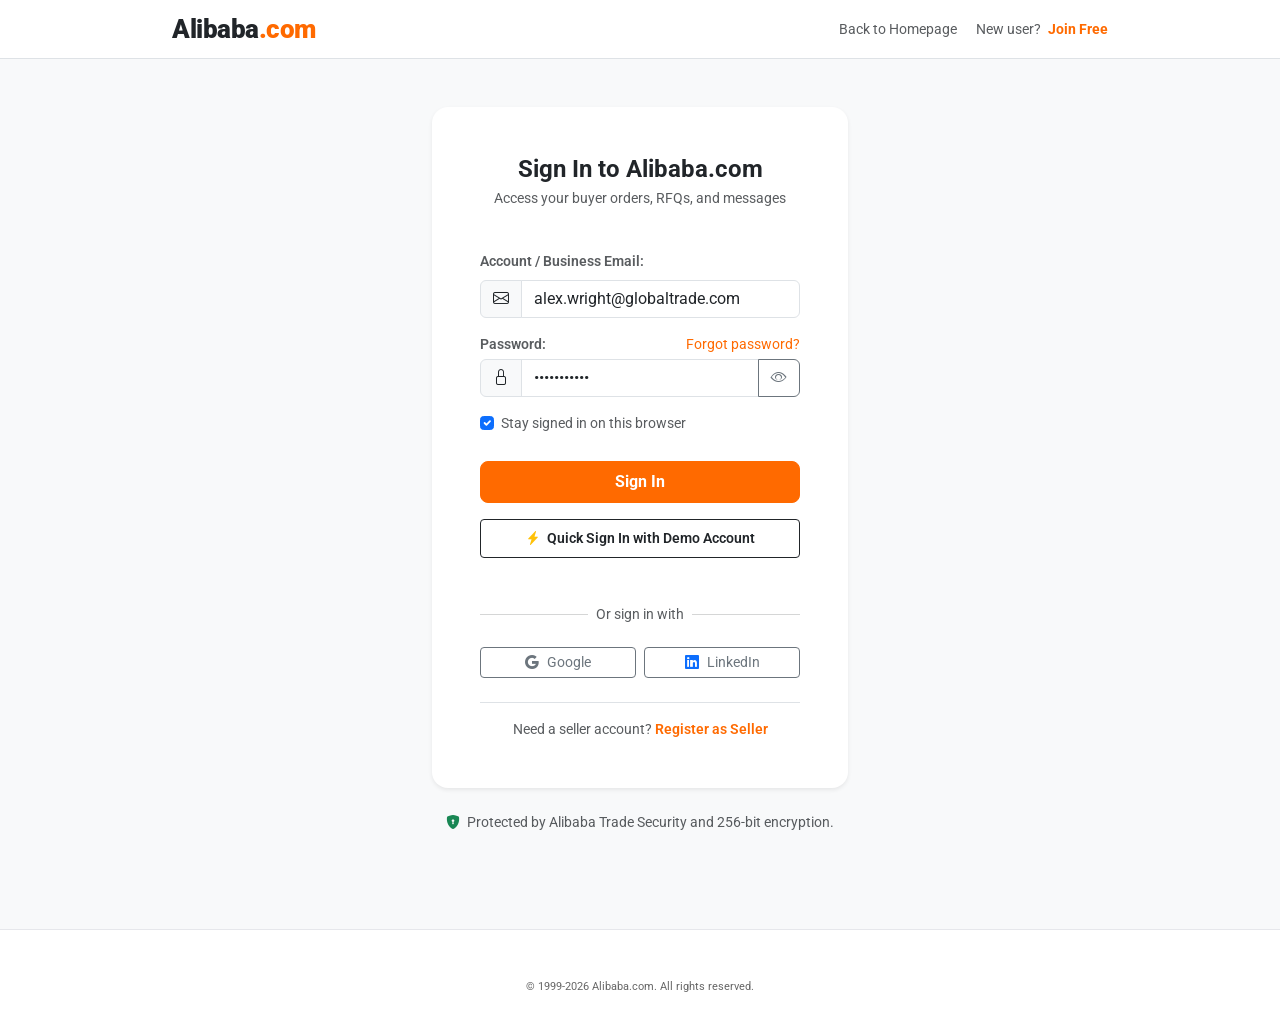
<file: login.html>
<!DOCTYPE html>
<html lang="en">
<head>
  <meta charset="UTF-8">
  <meta name="viewport" content="width=device-width, initial-scale=1.0">
  <title>Sign In - Alibaba.com</title>
  
  <!-- Favicon -->
  <link rel="icon" type="image/svg+xml" href="data:image/svg+xml,<svg xmlns='http://www.w3.org/2000/svg' viewBox='0 0 100 100'><rect width='100' height='100' rx='20' fill='%23ff6a00'/><text x='50' y='65' font-size='55' font-weight='bold' fill='white' text-anchor='middle'>a</text></svg>">

  <!-- Google Fonts -->
  <link rel="preconnect" href="https://fonts.googleapis.com">
  <link rel="preconnect" href="https://fonts.gstatic.com" crossorigin>
  <link href="https://fonts.googleapis.com/css2?family=Roboto:wght@300;400;500;700;900&display=swap" rel="stylesheet">

  <!-- Bootstrap 5.3 CSS -->
  <link href="https://cdn.jsdelivr.net/npm/bootstrap@5.3.3/dist/css/bootstrap.min.css" rel="stylesheet">
  <!-- Bootstrap Icons -->
  <link rel="stylesheet" href="https://cdn.jsdelivr.net/npm/bootstrap-icons@1.11.3/font/bootstrap-icons.min.css">
  
  <!-- Custom Alibaba Stylesheet -->
  <link rel="stylesheet" href="css/style.css">
</head>
<body class="bg-light">

  <!-- Auth Header -->
  <header class="bg-white border-bottom py-3">
    <div class="container" style="max-width: 960px;">
      <div class="d-flex align-items-center justify-content-between">
        <a href="index.html" class="alibaba-brand-logo text-dark">
          <span class="logo-main text-dark">Alibaba<span class="logo-highlight">.com</span></span>
        </a>
        <div class="small">
          <a href="index.html" class="text-decoration-none text-muted me-3">Back to Homepage</a>
          <span class="text-muted">New user?</span>
          <a href="register.html" class="text-orange fw-bold text-decoration-none ms-1">Join Free</a>
        </div>
      </div>
    </div>
  </header>

  <!-- Login Form Area -->
  <main class="py-5">
    <div class="container" style="max-width: 440px;">
      
      <div class="card p-4 p-sm-5 border-0 rounded-4 bg-white shadow-sm">
        
        <div class="text-center mb-4">
          <h4 class="fw-bold text-dark mb-1">Sign In to Alibaba.com</h4>
          <p class="text-muted small">Access your buyer orders, RFQs, and messages</p>
        </div>

        <div id="loginAlertBox" class="alert alert-danger d-none py-2 small" role="alert"></div>

        <form id="alibabaLoginForm">
          
          <div class="mb-3">
            <label class="form-label small fw-semibold text-muted">Account / Business Email:</label>
            <div class="input-group">
              <span class="input-group-text bg-light"><i class="bi bi-envelope"></i></span>
              <input type="email" id="loginEmail" class="form-control" placeholder="name@company.com" value="alex.wright@globaltrade.com" required>
            </div>
          </div>

          <div class="mb-3">
            <div class="d-flex justify-content-between align-items-center mb-1">
              <label class="form-label small fw-semibold text-muted mb-0">Password:</label>
              <a href="#" class="small text-orange text-decoration-none" onclick="openForgotPassword(); return false;">Forgot password?</a>
            </div>
            <div class="input-group">
              <span class="input-group-text bg-light"><i class="bi bi-lock"></i></span>
              <input type="password" id="loginPassword" class="form-control" placeholder="••••••••" value="password123" required>
              <button class="btn btn-outline-secondary" type="button" onclick="togglePasswordVisibility()"><i class="bi bi-eye" id="togglePassIcon"></i></button>
            </div>
          </div>

          <div class="form-check mb-4 small">
            <input class="form-check-input" type="checkbox" id="rememberMe" checked>
            <label class="form-check-label text-muted" for="rememberMe">
              Stay signed in on this browser
            </label>
          </div>

          <button type="submit" class="btn btn-alibaba w-100 py-2 fw-bold fs-6 mb-3">
            Sign In
          </button>

          <!-- Quick Demo Login Button -->
          <button type="button" class="btn btn-outline-dark w-100 py-2 btn-sm fw-semibold mb-4" onclick="handleQuickDemoLogin()">
            <i class="bi bi-lightning-charge-fill text-warning me-1"></i> Quick Sign In with Demo Account
          </button>

        </form>

        <div class="position-relative text-center my-3">
          <hr class="text-muted opacity-25">
          <span class="position-absolute top-50 start-50 translate-middle bg-white px-2 small text-muted">Or sign in with</span>
        </div>

        <div class="d-flex gap-2">
          <button type="button" class="btn btn-outline-secondary btn-sm w-50 d-flex align-items-center justify-content-center gap-2" onclick="handleQuickDemoLogin()">
            <i class="bi bi-google"></i> Google
          </button>
          <button type="button" class="btn btn-outline-secondary btn-sm w-50 d-flex align-items-center justify-content-center gap-2" onclick="handleQuickDemoLogin()">
            <i class="bi bi-linkedin text-primary"></i> LinkedIn
          </button>
        </div>

        <div class="text-center mt-4 pt-3 border-top small text-muted">
          Need a seller account? <a href="register.html?type=Seller" class="text-orange fw-semibold text-decoration-none">Register as Seller</a>
        </div>

      </div>

      <!-- Security Notice -->
      <div class="text-center mt-4 small text-muted">
        <i class="bi bi-shield-lock-fill text-success me-1"></i>
        Protected by Alibaba Trade Security and 256-bit encryption.
      </div>

    </div>
  </main>

  <!-- Forgot Password Modal -->
  <div class="modal fade" id="forgotPasswordModal" tabindex="-1">
    <div class="modal-dialog modal-dialog-centered">
      <div class="modal-content border-0 shadow-lg" style="border-radius: 12px;">
        <div class="modal-header border-bottom py-3">
          <h5 class="modal-title fw-bold text-dark"><i class="bi bi-key text-orange me-2"></i> Reset Password</h5>
          <button type="button" class="btn-close" data-bs-dismiss="modal"></button>
        </div>
        <form id="forgotPasswordForm">
          <div class="modal-body p-4">
            <p class="small text-muted mb-3">Enter your verified account email address and we will send a password reset verification code.</p>
            <div class="mb-3">
              <label class="form-label small fw-semibold text-muted">Email Address:</label>
              <input type="email" id="forgotEmailInput" class="form-control" placeholder="name@company.com" value="alex.wright@globaltrade.com" required>
            </div>
          </div>
          <div class="modal-footer border-top py-2">
            <button type="button" class="btn btn-light btn-sm" data-bs-dismiss="modal">Cancel</button>
            <button type="submit" class="btn btn-alibaba btn-sm px-4">Send Reset Code</button>
          </div>
        </form>
      </div>
    </div>
  </div>

  <!-- Footer -->
  <footer class="alibaba-footer mt-5">
    <div class="container text-center">
      <p class="mb-0 small">© 1999-2026 Alibaba.com. All rights reserved.</p>
    </div>
  </footer>

  <!-- Scripts -->
  <script src="https://code.jquery.com/jquery-3.7.1.min.js"></script>
  <script src="https://cdn.jsdelivr.net/npm/bootstrap@5.3.3/dist/js/bootstrap.bundle.min.js"></script>
  <script src="js/products.js"></script>
  <script src="js/auth.js"></script>
  <script src="js/cart.js"></script>
  <script src="js/main.js"></script>

  <script>
    document.addEventListener("DOMContentLoaded", function () {
      const loginForm = document.getElementById("alibabaLoginForm");
      if (loginForm) {
        loginForm.addEventListener("submit", function (e) {
          e.preventDefault();
          const email = document.getElementById("loginEmail").value.trim();
          const pass = document.getElementById("loginPassword").value;
          const alertBox = document.getElementById("loginAlertBox");

          const res = Auth.login(email, pass);
          if (res.success) {
            Cart.showToast(`Welcome back, ${res.user.fullName}!`);
            setTimeout(() => {
              window.location.href = "profile.html";
            }, 500);
          } else {
            alertBox.textContent = res.message;
            alertBox.classList.remove("d-none");
          }
        });
      }

      const forgotForm = document.getElementById("forgotPasswordForm");
      if (forgotForm) {
        forgotForm.addEventListener("submit", function (e) {
          e.preventDefault();
          const modalEl = document.getElementById("forgotPasswordModal");
          if (modalEl && window.bootstrap && window.bootstrap.Modal) {
            const bsModal = bootstrap.Modal.getInstance(modalEl);
            if (bsModal) bsModal.hide();
          }
          alert("A temporary password reset link has been dispatched to your email address (Demo simulation).");
        });
      }
    });

    function handleQuickDemoLogin() {
      const user = Auth.quickDemoLogin();
      if (user) {
        Cart.showToast(`Signed in as demo verified buyer: ${user.fullName}`);
        setTimeout(() => {
          window.location.href = "profile.html";
        }, 500);
      }
    }

    function togglePasswordVisibility() {
      const input = document.getElementById("loginPassword");
      const icon = document.getElementById("togglePassIcon");
      if (input.type === "password") {
        input.type = "text";
        icon.classList.remove("bi-eye");
        icon.classList.add("bi-eye-slash");
      } else {
        input.type = "password";
        icon.classList.remove("bi-eye-slash");
        icon.classList.add("bi-eye");
      }
    }

    function openForgotPassword() {
      const modalEl = document.getElementById("forgotPasswordModal");
      if (modalEl && window.bootstrap && window.bootstrap.Modal) {
        const bsModal = new bootstrap.Modal(modalEl);
        bsModal.show();
      }
    }
  </script>
</body>
</html>
</file>
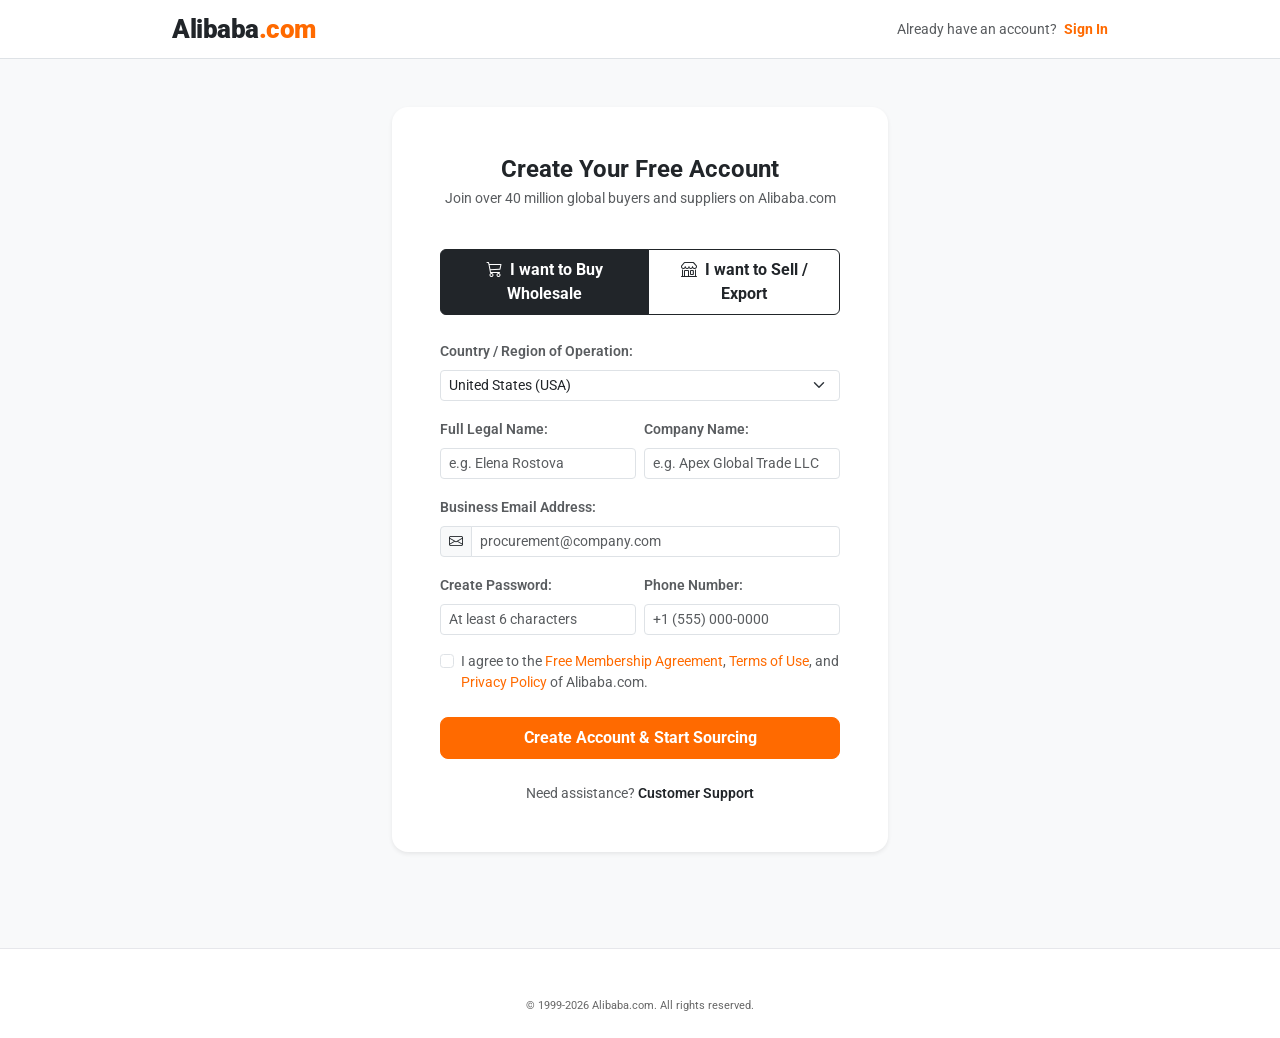
<file: register.html>
<!DOCTYPE html>
<html lang="en">
<head>
  <meta charset="UTF-8">
  <meta name="viewport" content="width=device-width, initial-scale=1.0">
  <title>Create Account - Alibaba.com Join Free</title>
  
  <!-- Favicon -->
  <link rel="icon" type="image/svg+xml" href="data:image/svg+xml,<svg xmlns='http://www.w3.org/2000/svg' viewBox='0 0 100 100'><rect width='100' height='100' rx='20' fill='%23ff6a00'/><text x='50' y='65' font-size='55' font-weight='bold' fill='white' text-anchor='middle'>a</text></svg>">

  <!-- Google Fonts -->
  <link rel="preconnect" href="https://fonts.googleapis.com">
  <link rel="preconnect" href="https://fonts.gstatic.com" crossorigin>
  <link href="https://fonts.googleapis.com/css2?family=Roboto:wght@300;400;500;700;900&display=swap" rel="stylesheet">

  <!-- Bootstrap 5.3 CSS -->
  <link href="https://cdn.jsdelivr.net/npm/bootstrap@5.3.3/dist/css/bootstrap.min.css" rel="stylesheet">
  <!-- Bootstrap Icons -->
  <link rel="stylesheet" href="https://cdn.jsdelivr.net/npm/bootstrap-icons@1.11.3/font/bootstrap-icons.min.css">
  
  <!-- Custom Alibaba Stylesheet -->
  <link rel="stylesheet" href="css/style.css">
</head>
<body class="bg-light">

  <!-- Auth Header -->
  <header class="bg-white border-bottom py-3">
    <div class="container" style="max-width: 960px;">
      <div class="d-flex align-items-center justify-content-between">
        <a href="index.html" class="alibaba-brand-logo text-dark">
          <span class="logo-main text-dark">Alibaba<span class="logo-highlight">.com</span></span>
        </a>
        <div class="small">
          <span class="text-muted">Already have an account?</span>
          <a href="login.html" class="text-orange fw-bold text-decoration-none ms-1">Sign In</a>
        </div>
      </div>
    </div>
  </header>

  <!-- Register Form Area -->
  <main class="py-5">
    <div class="container" style="max-width: 520px;">
      
      <div class="card p-4 p-sm-5 border-0 rounded-4 bg-white shadow-sm">
        
        <div class="text-center mb-4">
          <h4 class="fw-bold text-dark mb-1">Create Your Free Account</h4>
          <p class="text-muted small">Join over 40 million global buyers and suppliers on Alibaba.com</p>
        </div>

        <!-- Account Type Toggle -->
        <div class="btn-group w-100 mb-4" role="group">
          <input type="radio" class="btn-check" name="accountTypeRadio" id="typeBuyer" value="Buyer" checked onchange="handleAccountTypeChange('Buyer')">
          <label class="btn btn-outline-dark fw-bold small py-2" for="typeBuyer">
            <i class="bi bi-cart3 me-1"></i> I want to Buy Wholesale
          </label>

          <input type="radio" class="btn-check" name="accountTypeRadio" id="typeSeller" value="Seller" onchange="handleAccountTypeChange('Seller')">
          <label class="btn btn-outline-dark fw-bold small py-2" for="typeSeller">
            <i class="bi bi-shop me-1"></i> I want to Sell / Export
          </label>
        </div>

        <div id="registerAlertBox" class="alert alert-danger d-none py-2 small" role="alert"></div>

        <form id="alibabaRegisterForm">
          
          <div class="mb-3">
            <label class="form-label small fw-semibold text-muted">Country / Region of Operation:</label>
            <select class="form-select form-select-sm" id="regCountry" required>
              <option value="United States" selected>United States (USA)</option>
              <option value="United Kingdom">United Kingdom (UK)</option>
              <option value="Germany">Germany (DE)</option>
              <option value="Canada">Canada (CA)</option>
              <option value="Australia">Australia (AU)</option>
              <option value="China">China (CN)</option>
              <option value="India">India (IN)</option>
              <option value="Japan">Japan (JP)</option>
            </select>
          </div>

          <div class="row g-2 mb-3">
            <div class="col-12 col-sm-6">
              <label class="form-label small fw-semibold text-muted">Full Legal Name:</label>
              <input type="text" id="regFullName" class="form-control form-control-sm" placeholder="e.g. Elena Rostova" required>
            </div>
            <div class="col-12 col-sm-6">
              <label class="form-label small fw-semibold text-muted">Company Name:</label>
              <input type="text" id="regCompanyName" class="form-control form-control-sm" placeholder="e.g. Apex Global Trade LLC" required>
            </div>
          </div>

          <div class="mb-3">
            <label class="form-label small fw-semibold text-muted">Business Email Address:</label>
            <div class="input-group input-group-sm">
              <span class="input-group-text bg-light"><i class="bi bi-envelope"></i></span>
              <input type="email" id="regEmail" class="form-control" placeholder="procurement@company.com" required>
            </div>
          </div>

          <div class="row g-2 mb-3">
            <div class="col-12 col-sm-6">
              <label class="form-label small fw-semibold text-muted">Create Password:</label>
              <input type="password" id="regPassword" class="form-control form-control-sm" placeholder="At least 6 characters" minlength="6" required>
            </div>
            <div class="col-12 col-sm-6">
              <label class="form-label small fw-semibold text-muted">Phone Number:</label>
              <input type="tel" id="regPhone" class="form-control form-control-sm" placeholder="+1 (555) 000-0000" required>
            </div>
          </div>

          <div class="form-check mb-4 small">
            <input class="form-check-input" type="checkbox" id="termsCheck" required>
            <label class="form-check-label text-muted" for="termsCheck">
              I agree to the <a href="#" class="text-orange text-decoration-none">Free Membership Agreement</a>, <a href="#" class="text-orange text-decoration-none">Terms of Use</a>, and <a href="#" class="text-orange text-decoration-none">Privacy Policy</a> of Alibaba.com.
            </label>
          </div>

          <button type="submit" class="btn btn-alibaba w-100 py-2 fw-bold fs-6 mb-3">
            Create Account & Start Sourcing
          </button>

        </form>

        <div class="text-center pt-2 small text-muted">
          Need assistance? <a href="#" data-bs-toggle="modal" data-bs-target="#contactHelpModal" class="text-dark fw-semibold text-decoration-none">Customer Support</a>
        </div>

      </div>

    </div>
  </main>

  <!-- Help Modal -->
  <div class="modal fade" id="contactHelpModal" tabindex="-1">
    <div class="modal-dialog modal-dialog-centered">
      <div class="modal-content border-0 shadow-lg" style="border-radius: 12px;">
        <div class="modal-header border-bottom py-3">
          <h5 class="modal-title fw-bold text-dark fs-6"><i class="bi bi-headset text-orange me-2"></i> Alibaba Customer Service</h5>
          <button type="button" class="btn-close" data-bs-dismiss="modal"></button>
        </div>
        <div class="modal-body p-4 text-muted small">
          Our global trade support team is available 24/7 to assist buyer onboarding, verification document submission, and wholesale payment setups.
        </div>
        <div class="modal-footer border-top py-2">
          <button type="button" class="btn btn-alibaba btn-sm px-4" data-bs-dismiss="modal">Close</button>
        </div>
      </div>
    </div>
  </div>

  <!-- Footer -->
  <footer class="alibaba-footer mt-5">
    <div class="container text-center">
      <p class="mb-0 small">© 1999-2026 Alibaba.com. All rights reserved.</p>
    </div>
  </footer>

  <!-- Scripts -->
  <script src="https://code.jquery.com/jquery-3.7.1.min.js"></script>
  <script src="https://cdn.jsdelivr.net/npm/bootstrap@5.3.3/dist/js/bootstrap.bundle.min.js"></script>
  <script src="js/products.js"></script>
  <script src="js/auth.js"></script>
  <script src="js/cart.js"></script>
  <script src="js/main.js"></script>

  <script>
    let currentAccountType = "Buyer";

    document.addEventListener("DOMContentLoaded", function () {
      const urlParams = new URLSearchParams(window.location.search);
      const typeParam = urlParams.get("type");
      if (typeParam === "Seller") {
        document.getElementById("typeSeller").checked = true;
        handleAccountTypeChange("Seller");
      }

      const form = document.getElementById("alibabaRegisterForm");
      if (form) {
        form.addEventListener("submit", function (e) {
          e.preventDefault();
          const alertBox = document.getElementById("registerAlertBox");

          const userData = {
            fullName: document.getElementById("regFullName").value.trim(),
            companyName: document.getElementById("regCompanyName").value.trim(),
            email: document.getElementById("regEmail").value.trim(),
            password: document.getElementById("regPassword").value,
            phone: document.getElementById("regPhone").value.trim(),
            country: document.getElementById("regCountry").value,
            accountType: currentAccountType
          };

          const res = Auth.register(userData);
          if (res.success) {
            Cart.showToast(`Account created! Welcome, ${res.user.fullName}!`);
            setTimeout(() => {
              window.location.href = "profile.html";
            }, 600);
          } else {
            alertBox.textContent = res.message;
            alertBox.classList.remove("d-none");
          }
        });
      }
    });

    function handleAccountTypeChange(type) {
      currentAccountType = type;
      const btn = document.querySelector("#alibabaRegisterForm button[type='submit']");
      if (btn) {
        btn.textContent = type === "Seller" ? "Register Seller Account & Open Store" : "Create Account & Start Sourcing";
      }
    }
  </script>
</body>
</html>
</file>
<file: css/style.css>
/**
 * Alibaba Clone - Core Stylesheet
 * Replicates the authentic visual styling, typography, colors, animations,
 * and component architecture of the official Alibaba.com website.
 */

:root {
  --alb-orange: #ff6a00;
  --alb-orange-hover: #e55e00;
  --alb-orange-light: #fff5ee;
  --alb-dark: #111111;
  --alb-dark-gray: #222222;
  --alb-text-main: #222222;
  --alb-text-muted: #666666;
  --alb-text-light: #999999;
  --alb-bg: #f4f5f8;
  --alb-card-bg: #ffffff;
  --alb-border: #e6e7eb;
  --alb-border-light: #f0f1f4;
  --alb-trade-blue: #0264d6;
  --alb-verified-teal: #008779;
  --alb-gold: #f59e0b;
  --alb-radius-sm: 4px;
  --alb-radius-md: 8px;
  --alb-radius-lg: 12px;
  --alb-radius-pill: 9999px;
  --alb-shadow-sm: 0 2px 6px rgba(0, 0, 0, 0.04);
  --alb-shadow-md: 0 4px 14px rgba(0, 0, 0, 0.08);
  --alb-shadow-lg: 0 10px 28px rgba(0, 0, 0, 0.12);
  --alb-transition: all 0.25s cubic-bezier(0.2, 0.8, 0.2, 1);
}

body {
  font-family: -apple-system, BlinkMacSystemFont, "Segoe UI", Roboto, "Helvetica Neue", Arial, sans-serif;
  color: var(--alb-text-main);
  background-color: var(--alb-bg);
  line-height: 1.5;
  -webkit-font-smoothing: antialiased;
}

/* Typography & Utility classes */
a {
  color: inherit;
  transition: var(--alb-transition);
}

.text-orange {
  color: var(--alb-orange) !important;
}

.bg-orange {
  background-color: var(--alb-orange) !important;
}

.btn-alibaba {
  background-color: var(--alb-orange);
  color: #ffffff;
  border: 1px solid var(--alb-orange);
  font-weight: 600;
  border-radius: var(--alb-radius-md);
  transition: var(--alb-transition);
}

.btn-alibaba:hover, .btn-alibaba:focus {
  background-color: var(--alb-orange-hover);
  color: #ffffff;
  border-color: var(--alb-orange-hover);
}

.btn-alibaba-outline {
  background-color: transparent;
  color: var(--alb-orange);
  border: 1px solid var(--alb-orange);
  font-weight: 600;
  border-radius: var(--alb-radius-md);
  transition: var(--alb-transition);
}

.btn-alibaba-outline:hover {
  background-color: var(--alb-orange-light);
  color: var(--alb-orange-hover);
}

.btn-alibaba-dark {
  background-color: var(--alb-dark);
  color: #ffffff;
  border: 1px solid var(--alb-dark);
  font-weight: 600;
  border-radius: var(--alb-radius-md);
  transition: var(--alb-transition);
}

.btn-alibaba-dark:hover {
  background-color: #333333;
  color: #ffffff;
}

.hover-orange:hover {
  color: var(--alb-orange) !important;
}

.hover-underline:hover {
  text-decoration: underline !important;
}

.text-truncate-2 {
  display: -webkit-box;
  -webkit-line-clamp: 2;
  -webkit-box-orient: vertical;
  overflow: hidden;
}

.letter-spacing-1 {
  letter-spacing: 0.5px;
}

/* ========================================================
   TOP HEADER & NAVIGATION
======================================================== */
.alibaba-top-bar {
  background-color: #f7f8fa;
  font-size: 12px;
  border-bottom: 1px solid var(--alb-border-light);
  color: var(--alb-text-muted);
}

.alibaba-top-bar a {
  color: var(--alb-text-muted);
  text-decoration: none;
}

.alibaba-top-bar a:hover {
  color: var(--alb-orange);
}

.main-header {
  background-color: var(--alb-dark);
  color: #ffffff;
  padding: 14px 0;
  position: sticky;
  top: 0;
  z-index: 1030;
  box-shadow: 0 2px 10px rgba(0, 0, 0, 0.15);
}

.alibaba-brand-logo {
  display: flex;
  align-items: center;
  gap: 6px;
  text-decoration: none;
  color: #ffffff;
}

.alibaba-brand-logo .logo-main {
  font-size: 26px;
  font-weight: 900;
  letter-spacing: -0.5px;
  color: #ffffff;
  line-height: 1;
}

.alibaba-brand-logo .logo-highlight {
  color: var(--alb-orange);
}

.alibaba-brand-logo .logo-domain {
  font-size: 14px;
  color: #ffffff;
  font-weight: 600;
  margin-top: 5px;
}

/* Alibaba Pill Search Bar */
.alibaba-search-wrapper {
  position: relative;
  width: 100%;
}

.alibaba-search-form {
  display: flex;
  background-color: #ffffff;
  border: 2px solid var(--alb-orange);
  border-radius: var(--alb-radius-pill);
  overflow: visible;
  position: relative;
  box-shadow: 0 2px 8px rgba(0, 0, 0, 0.1);
}

.alibaba-search-category {
  border: none;
  background: transparent;
  padding: 8px 12px 8px 16px;
  font-size: 13px;
  font-weight: 600;
  color: var(--alb-text-main);
  outline: none;
  cursor: pointer;
  border-right: 1px solid var(--alb-border);
  border-top-left-radius: var(--alb-radius-pill);
  border-bottom-left-radius: var(--alb-radius-pill);
}

.alibaba-search-input {
  border: none;
  outline: none;
  padding: 10px 14px;
  font-size: 14px;
  flex-grow: 1;
  background: transparent;
  color: var(--alb-text-main);
}

.alibaba-search-input::placeholder {
  color: #999999;
}

.alibaba-search-camera-btn {
  background: transparent;
  border: none;
  color: #777777;
  padding: 0 12px;
  font-size: 16px;
  display: flex;
  align-items: center;
  cursor: pointer;
}

.alibaba-search-camera-btn:hover {
  color: var(--alb-orange);
}

.alibaba-search-submit-btn {
  background-color: var(--alb-orange);
  color: #ffffff;
  border: none;
  padding: 0 24px;
  font-size: 14px;
  font-weight: 600;
  display: flex;
  align-items: center;
  gap: 6px;
  border-radius: var(--alb-radius-pill);
  margin: 3px;
  cursor: pointer;
  transition: var(--alb-transition);
}

.alibaba-search-submit-btn:hover {
  background-color: var(--alb-orange-hover);
}

/* Search Suggestions dropdown */
.search-suggestions-box {
  position: absolute;
  top: 105%;
  left: 0;
  right: 0;
  background: #ffffff;
  border-radius: var(--alb-radius-md);
  box-shadow: var(--alb-shadow-lg);
  border: 1px solid var(--alb-border);
  z-index: 1050;
  max-height: 400px;
  overflow-y: auto;
}

/* User Avatar circle */
.user-avatar-circle {
  width: 32px;
  height: 32px;
  border-radius: 50%;
  background: linear-gradient(135deg, var(--alb-orange), #ff9000);
  color: #ffffff;
  font-weight: bold;
  display: flex;
  align-items: center;
  justify-content: center;
  font-size: 13px;
  border: 1px solid rgba(255, 255, 255, 0.4);
}

/* Sub-nav / Category bar */
.sub-nav-bar {
  background-color: #ffffff;
  border-bottom: 1px solid var(--alb-border);
  font-size: 13.5px;
  font-weight: 500;
}

.sub-nav-link {
  color: var(--alb-text-main);
  text-decoration: none;
  padding: 10px 14px;
  display: inline-flex;
  align-items: center;
  gap: 6px;
  transition: var(--alb-transition);
}

.sub-nav-link:hover, .sub-nav-link.active {
  color: var(--alb-orange);
}

.sub-nav-link.active {
  font-weight: 600;
  border-bottom: 2px solid var(--alb-orange);
}

/* ========================================================
   HOMEPAGE HERO & MEGA MENU
======================================================== */
.hero-category-sidebar {
  background: #ffffff;
  border-radius: var(--alb-radius-md);
  box-shadow: var(--alb-shadow-sm);
  border: 1px solid var(--alb-border);
  overflow: visible;
  position: relative;
  z-index: 1000;
}

.category-menu-list {
  list-style: none;
  padding: 6px 0;
  margin: 0;
}

.category-menu-item {
  position: static;
}

.category-menu-link {
  font-size: 13px;
  font-weight: 500;
  transition: var(--alb-transition);
}

.category-menu-item:hover > .category-menu-link {
  background-color: var(--alb-orange-light);
  color: var(--alb-orange) !important;
}

.category-menu-item:hover > .category-menu-link i {
  color: var(--alb-orange) !important;
}

/* Mega flyout */
.category-mega-flyout {
  display: none;
  position: absolute;
  top: 0;
  left: 100%;
  width: 720px;
  min-height: 100%;
  z-index: 1050;
  border-left: 2px solid var(--alb-orange);
}

.category-menu-item:hover .category-mega-flyout {
  display: block;
}

/* Hero Carousel */
.alibaba-hero-carousel {
  border-radius: var(--alb-radius-md);
  overflow: hidden;
  box-shadow: var(--alb-shadow-sm);
  height: 380px;
}

.alibaba-hero-carousel .carousel-inner,
.alibaba-hero-carousel .carousel-item {
  height: 100%;
}

.hero-slide {
  height: 100%;
  background-size: cover;
  background-position: center;
  position: relative;
  display: flex;
  align-items: center;
  padding: 0 48px;
}

.hero-slide-overlay {
  position: absolute;
  top: 0;
  left: 0;
  right: 0;
  bottom: 0;
  background: linear-gradient(90deg, rgba(0, 0, 0, 0.75) 0%, rgba(0, 0, 0, 0.35) 60%, transparent 100%);
}

.hero-slide-content {
  position: relative;
  z-index: 2;
  max-width: 480px;
  color: #ffffff;
}

/* Buyer Card / RFQ fast widget on hero */
.hero-buyer-card {
  background: #ffffff;
  border-radius: var(--alb-radius-md);
  border: 1px solid var(--alb-border);
  box-shadow: var(--alb-shadow-sm);
  padding: 20px;
  height: 380px;
  display: flex;
  flex-direction: column;
  justify-content: space-between;
}

/* ========================================================
   PRODUCT CARD COMPONENT & HOVER EFFECTS
======================================================== */
.alb-product-card {
  background: #ffffff;
  border-radius: var(--alb-radius-md);
  border: 1px solid var(--alb-border-light);
  overflow: hidden;
  transition: var(--alb-transition);
  position: relative;
  display: flex;
  flex-direction: column;
  height: 100%;
}

.alb-product-card:hover {
  transform: translateY(-4px);
  box-shadow: var(--alb-shadow-md);
  border-color: #d1d5db;
}

.alb-product-card .card-image-wrap {
  position: relative;
  width: 100%;
  padding-top: 100%; /* 1:1 Aspect ratio */
  overflow: hidden;
  background-color: #f7f8fa;
}

.alb-product-card .card-img-top {
  position: absolute;
  top: 0;
  left: 0;
  width: 100%;
  height: 100%;
  object-fit: cover;
  transition: transform 0.4s ease;
}

.alb-product-card:hover .card-img-top {
  transform: scale(1.06);
}

.alb-product-card .card-floating-badge {
  position: absolute;
  top: 10px;
  left: 10px;
  z-index: 3;
  font-size: 11px;
  font-weight: 700;
  padding: 3px 8px;
  border-radius: var(--alb-radius-sm);
  background: rgba(17, 17, 17, 0.85);
  color: #ffffff;
}

.alb-product-card .wishlist-btn {
  position: absolute;
  top: 10px;
  right: 10px;
  z-index: 3;
  width: 32px;
  height: 32px;
  border-radius: 50%;
  background: rgba(255, 255, 255, 0.85);
  border: none;
  display: flex;
  align-items: center;
  justify-content: center;
  color: #666666;
  transition: var(--alb-transition);
  box-shadow: 0 2px 6px rgba(0, 0, 0, 0.1);
}

.alb-product-card .wishlist-btn:hover,
.alb-product-card .wishlist-btn.active {
  background: #ffffff;
  color: #e53e3e;
}

.alb-product-card .quick-view-btn-wrap {
  position: absolute;
  bottom: 10px;
  left: 0;
  right: 0;
  display: flex;
  justify-content: center;
  opacity: 0;
  transform: translateY(10px);
  transition: var(--alb-transition);
  z-index: 4;
}

.alb-product-card:hover .quick-view-btn-wrap {
  opacity: 1;
  transform: translateY(0);
}

.alb-product-card .card-body {
  padding: 12px 14px;
  display: flex;
  flex-direction: column;
  flex-grow: 1;
}

.alb-product-card .product-title {
  font-size: 13.5px;
  font-weight: 500;
  line-height: 1.35;
  color: var(--alb-text-main);
  text-decoration: none;
  margin-bottom: 6px;
}

.alb-product-card .product-title:hover {
  color: var(--alb-orange);
}

.alb-product-card .price-row {
  display: flex;
  align-items: baseline;
  gap: 4px;
  margin-bottom: 2px;
}

.alb-product-card .price-val {
  font-size: 17px;
  font-weight: 800;
  color: var(--alb-dark);
}

.alb-product-card .price-unit {
  font-size: 12px;
  color: var(--alb-text-muted);
}

.alb-product-card .moq-row {
  font-size: 12px;
  color: var(--alb-text-muted);
  margin-bottom: 8px;
}

.alb-product-card .supplier-row {
  font-size: 11.5px;
  color: var(--alb-text-muted);
  display: flex;
  align-items: center;
  gap: 4px;
  border-top: 1px solid var(--alb-border-light);
  padding-top: 8px;
  margin-top: auto;
}

.badge-verified-supplier {
  background-color: #e6f6f5;
  color: var(--alb-verified-teal);
  font-weight: 700;
  font-size: 10.5px;
  padding: 2px 6px;
  border-radius: var(--alb-radius-sm);
  display: inline-flex;
  align-items: center;
  gap: 3px;
}

.badge-trade-assurance {
  background-color: #e8f1fc;
  color: var(--alb-trade-blue);
  font-weight: 700;
  font-size: 10.5px;
  padding: 2px 6px;
  border-radius: var(--alb-radius-sm);
  display: inline-flex;
  align-items: center;
  gap: 3px;
}

.badge-gold-supplier {
  background-color: #fff8e6;
  color: #b45309;
  font-weight: 700;
  font-size: 10.5px;
  padding: 2px 6px;
  border-radius: var(--alb-radius-sm);
  display: inline-flex;
  align-items: center;
  gap: 3px;
}

/* ========================================================
   TRADE ASSURANCE SECTION
======================================================== */
.trade-assurance-banner {
  background: linear-gradient(135deg, #0f274a 0%, #173b70 100%);
  color: #ffffff;
  border-radius: var(--alb-radius-lg);
  padding: 32px;
  position: relative;
  overflow: hidden;
}

.trade-assurance-banner::after {
  content: "";
  position: absolute;
  top: -50px;
  right: -50px;
  width: 250px;
  height: 250px;
  background: radial-gradient(circle, rgba(255, 106, 0, 0.25) 0%, transparent 70%);
  border-radius: 50%;
}

.trade-pillar-card {
  background: rgba(255, 255, 255, 0.08);
  backdrop-filter: blur(8px);
  border: 1px solid rgba(255, 255, 255, 0.15);
  border-radius: var(--alb-radius-md);
  padding: 18px;
  color: #ffffff;
  transition: var(--alb-transition);
}

.trade-pillar-card:hover {
  background: rgba(255, 255, 255, 0.14);
  transform: translateY(-2px);
}

/* ========================================================
   PRODUCT DETAILS PAGE
======================================================== */
.gallery-main-img-wrap {
  width: 100%;
  height: 480px;
  background-color: #ffffff;
  border: 1px solid var(--alb-border);
  border-radius: var(--alb-radius-md);
  position: relative;
  overflow: hidden;
  display: flex;
  align-items: center;
  justify-content: center;
  cursor: crosshair;
}

.gallery-main-img {
  max-width: 100%;
  max-height: 100%;
  object-fit: contain;
  transition: transform 0.2s ease-out;
}

.gallery-thumbnail-strip {
  display: flex;
  gap: 10px;
  margin-top: 12px;
  overflow-x: auto;
  padding-bottom: 4px;
}

.gallery-thumb-item {
  width: 68px;
  height: 68px;
  border-radius: var(--alb-radius-sm);
  border: 2px solid transparent;
  cursor: pointer;
  overflow: hidden;
  flex-shrink: 0;
  background: #ffffff;
}

.gallery-thumb-item.active {
  border-color: var(--alb-orange);
}

.gallery-thumb-item img {
  width: 100%;
  height: 100%;
  object-fit: cover;
}

/* Tiered Pricing Table in Product Details */
.pricing-tier-grid {
  display: flex;
  gap: 12px;
  background: #f7f8fa;
  border-radius: var(--alb-radius-md);
  padding: 16px;
  border: 1px solid var(--alb-border);
}

.pricing-tier-box {
  flex: 1;
  border-right: 1px solid #e0e0e0;
  padding: 0 8px;
}

.pricing-tier-box:last-child {
  border-right: none;
}

.pricing-tier-box.active {
  color: var(--alb-orange);
}

.pricing-tier-box .tier-qty {
  font-size: 13px;
  color: var(--alb-text-muted);
}

.pricing-tier-box .tier-price {
  font-size: 22px;
  font-weight: 800;
  color: var(--alb-dark);
}

.pricing-tier-box.active .tier-price {
  color: var(--alb-orange);
}

/* Variations: Color swatches */
.color-swatch-btn {
  display: inline-flex;
  align-items: center;
  gap: 6px;
  padding: 4px 10px;
  border: 1px solid var(--alb-border);
  border-radius: var(--alb-radius-sm);
  background: #ffffff;
  cursor: pointer;
  font-size: 13px;
  transition: var(--alb-transition);
}

.color-swatch-btn:hover, .color-swatch-btn.active {
  border-color: var(--alb-orange);
  background: var(--alb-orange-light);
  color: var(--alb-orange);
}

.color-swatch-dot {
  width: 14px;
  height: 14px;
  border-radius: 50%;
  border: 1px solid rgba(0, 0, 0, 0.15);
}

/* Right Supplier Card in Product Details */
.supplier-detail-card {
  background: #ffffff;
  border-radius: var(--alb-radius-md);
  border: 1px solid var(--alb-border);
  box-shadow: var(--alb-shadow-sm);
  padding: 20px;
}

/* ========================================================
   SHOPPING CART PAGE
======================================================== */
.cart-supplier-group {
  background: #ffffff;
  border-radius: var(--alb-radius-md);
  border: 1px solid var(--alb-border);
  box-shadow: var(--alb-shadow-sm);
  margin-bottom: 20px;
  overflow: hidden;
}

.cart-supplier-header {
  background: #fafbfc;
  border-bottom: 1px solid var(--alb-border);
  padding: 12px 18px;
  display: flex;
  align-items: center;
  justify-content: space-between;
}

.cart-item-row {
  padding: 16px 18px;
  border-bottom: 1px solid var(--alb-border-light);
  display: flex;
  align-items: center;
  gap: 16px;
}

.cart-item-row:last-child {
  border-bottom: none;
}

.cart-qty-control {
  display: inline-flex;
  align-items: center;
  border: 1px solid var(--alb-border);
  border-radius: var(--alb-radius-sm);
  overflow: hidden;
}

.cart-qty-btn {
  background: #f7f8fa;
  border: none;
  width: 32px;
  height: 32px;
  display: flex;
  align-items: center;
  justify-content: center;
  font-size: 14px;
  cursor: pointer;
  transition: var(--alb-transition);
}

.cart-qty-btn:hover {
  background: #e5e7eb;
}

.cart-qty-input {
  width: 50px;
  height: 32px;
  border: none;
  border-left: 1px solid var(--alb-border);
  border-right: 1px solid var(--alb-border);
  text-align: center;
  font-size: 13.5px;
  font-weight: 600;
  outline: none;
}

/* Cart Sticky Summary */
.cart-summary-card {
  background: #ffffff;
  border-radius: var(--alb-radius-md);
  border: 1px solid var(--alb-border);
  box-shadow: var(--alb-shadow-sm);
  padding: 24px;
  position: sticky;
  top: 90px;
}

/* ========================================================
   CHECKOUT PAGE & TRADE ASSURANCE
======================================================== */
.checkout-stepper {
  display: flex;
  justify-content: space-between;
  margin-bottom: 30px;
  position: relative;
}

.checkout-stepper::before {
  content: "";
  position: absolute;
  top: 15px;
  left: 30px;
  right: 30px;
  height: 2px;
  background-color: var(--alb-border);
  z-index: 1;
}

.stepper-step {
  position: relative;
  z-index: 2;
  text-align: center;
}

.stepper-circle {
  width: 32px;
  height: 32px;
  border-radius: 50%;
  background: #ffffff;
  border: 2px solid var(--alb-border);
  color: var(--alb-text-muted);
  display: flex;
  align-items: center;
  justify-content: center;
  font-weight: 700;
  font-size: 13px;
  margin: 0 auto 6px;
}

.stepper-step.active .stepper-circle {
  border-color: var(--alb-orange);
  background: var(--alb-orange);
  color: #ffffff;
}

.stepper-step.completed .stepper-circle {
  border-color: #10b981;
  background: #10b981;
  color: #ffffff;
}

.payment-method-tile {
  border: 1px solid var(--alb-border);
  border-radius: var(--alb-radius-md);
  padding: 14px 18px;
  cursor: pointer;
  transition: var(--alb-transition);
}

.payment-method-tile:hover, .payment-method-tile.selected {
  border-color: var(--alb-orange);
  background-color: var(--alb-orange-light);
}

/* ========================================================
   LIVE CHAT SIMULATION DRAWER
======================================================== */
.alibaba-chat-drawer {
  position: fixed;
  bottom: 0;
  right: 24px;
  width: 360px;
  height: 480px;
  background: #ffffff;
  border-radius: 12px 12px 0 0;
  box-shadow: 0 -4px 20px rgba(0, 0, 0, 0.15);
  border: 1px solid var(--alb-border);
  z-index: 1070;
  display: flex;
  flex-direction: column;
  transform: translateY(110%);
  transition: transform 0.3s cubic-bezier(0.16, 1, 0.3, 1);
}

.alibaba-chat-drawer.open {
  transform: translateY(0);
}

.chat-drawer-header {
  background: var(--alb-dark);
  color: #ffffff;
  padding: 12px 16px;
  border-radius: 12px 12px 0 0;
  display: flex;
  align-items: center;
  justify-content: space-between;
}

.chat-drawer-messages {
  flex-grow: 1;
  padding: 14px;
  overflow-y: auto;
  background-color: #f9fafb;
}

.chat-drawer-footer {
  padding: 10px 14px;
  border-top: 1px solid var(--alb-border);
  background: #ffffff;
}

/* Floating Chat Launcher Button */
.floating-chat-launcher {
  position: fixed;
  bottom: 24px;
  right: 24px;
  z-index: 1060;
  background: linear-gradient(135deg, var(--alb-orange), #ff8800);
  color: #ffffff;
  border: none;
  border-radius: var(--alb-radius-pill);
  padding: 12px 20px;
  box-shadow: var(--alb-shadow-lg);
  font-weight: 700;
  font-size: 14px;
  display: flex;
  align-items: center;
  gap: 8px;
  cursor: pointer;
  transition: var(--alb-transition);
}

.floating-chat-launcher:hover {
  transform: scale(1.05);
}

/* ========================================================
   FOOTER
======================================================== */
.alibaba-footer {
  background-color: #ffffff;
  border-top: 1px solid var(--alb-border);
  padding: 48px 0 24px;
  font-size: 13px;
  color: var(--alb-text-muted);
}

.alibaba-footer h6 {
  font-size: 14px;
  font-weight: 700;
  color: var(--alb-dark);
  margin-bottom: 16px;
}

.alibaba-footer ul {
  list-style: none;
  padding: 0;
  margin: 0;
}

.alibaba-footer ul li {
  margin-bottom: 8px;
}

.alibaba-footer a {
  color: var(--alb-text-muted);
  text-decoration: none;
}

.alibaba-footer a:hover {
  color: var(--alb-orange);
}

.footer-bottom-copyright {
  border-top: 1px solid var(--alb-border-light);
  padding-top: 24px;
  margin-top: 36px;
  font-size: 12px;
  color: #888888;
}

/* ========================================================
   RESPONSIVE QUERIES
======================================================== */
@media (max-width: 991.98px) {
  .hero-category-sidebar {
    display: none;
  }
  .alibaba-hero-carousel {
    height: 280px;
  }
  .hero-slide {
    padding: 0 24px;
  }
  .gallery-main-img-wrap {
    height: 340px;
  }
  .cart-summary-card {
    position: static;
    margin-top: 20px;
  }
}

@media (max-width: 575.98px) {
  .alibaba-search-category {
    display: none;
  }
  .alibaba-hero-carousel {
    height: 220px;
  }
  .hero-slide h1 {
    font-size: 20px !important;
  }
  .pricing-tier-grid {
    flex-direction: column;
    gap: 8px;
  }
  .pricing-tier-box {
    border-right: none;
    border-bottom: 1px solid #e0e0e0;
    padding-bottom: 8px;
  }
  .alibaba-chat-drawer {
    width: 100%;
    right: 0;
    height: 100vh;
    border-radius: 0;
  }
}
</file>
